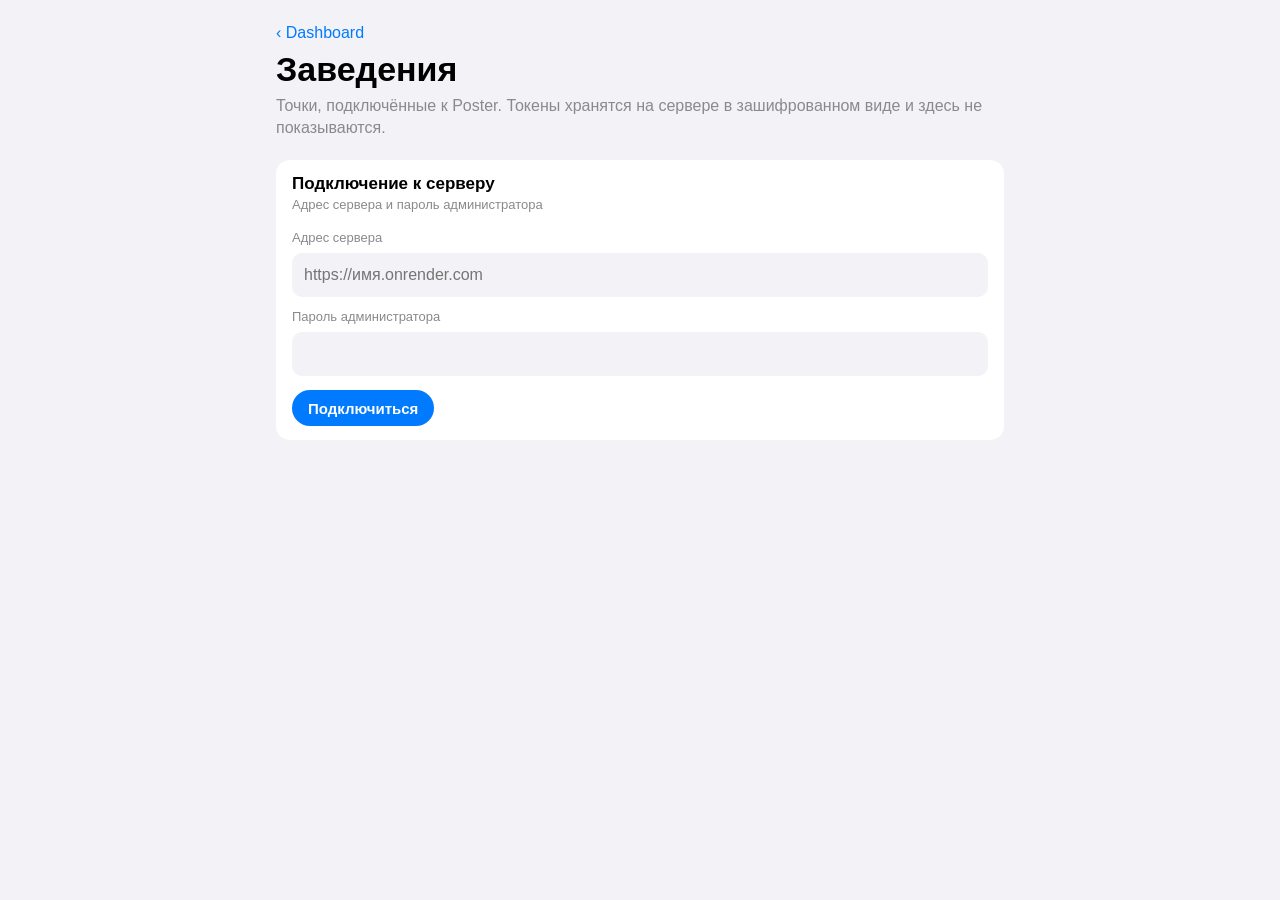
<file: settings.html>
<!DOCTYPE html>
<html lang="ru">
<head>
<meta charset="UTF-8">
<meta name="viewport" content="width=device-width, initial-scale=1, viewport-fit=cover">
<title>Заведения — Poster</title>
<style>
  :root {
    --bg: #F2F2F7; --card: #FFFFFF; --text: #000000; --muted: #8A8A8E;
    --sep: #E5E5EA; --fill: #F2F2F7; --accent: #007AFF; --accent-tint: rgba(0,122,255,.12);
    --ok: #1E8E3E; --err: #FF3B30;
    box-sizing: border-box;
    padding-top: env(safe-area-inset-top, 0px);
    padding-bottom: env(safe-area-inset-bottom, 0px);
  }
  @media (prefers-color-scheme: dark) {
    :root:not([data-theme="light"]) {
      --bg: #000000; --card: #1C1C1E; --text: #FFFFFF; --muted: #98989F;
      --sep: #38383A; --fill: #2C2C2E; --accent: #0A84FF; --accent-tint: rgba(10,132,255,.22);
      --ok: #30D158; --err: #FF453A;
    }
  }
  html { scroll-padding-top: env(safe-area-inset-top, 0px); }
  * { box-sizing: border-box; }
  body {
    margin: 0; background: var(--bg); color: var(--text);
    font-family: -apple-system, BlinkMacSystemFont, "SF Pro Text", "SF Pro Display", "Helvetica Neue", "Segoe UI", Roboto, sans-serif;
    -webkit-font-smoothing: antialiased; -webkit-text-size-adjust: 100%;
  }
  .wrap { max-width: 760px; margin: 0 auto; padding: 24px 16px 56px; }
  .back { color: var(--accent); text-decoration: none; font-size: 1rem; }
  h1 { font-size: 2.125rem; font-weight: 700; margin: 8px 0 6px; }
  .sub { color: var(--muted); font-size: 1rem; line-height: 1.35; margin: 0 0 22px; }
  .card { background: var(--card); border-radius: 14px; margin-top: 16px; overflow: hidden; }
  .card-head { display: flex; align-items: center; justify-content: space-between; gap: 12px; padding: 14px 16px; }
  .card-info { min-width: 0; }
  .file-name { font-size: 1.0625rem; font-weight: 600; word-break: break-word; }
  .meta { color: var(--muted); font-size: .8125rem; margin-top: 3px; word-break: break-word; }
  .meta.ok { color: var(--ok); } .meta.bad { color: var(--err); }
  .body { padding: 0 16px 14px; display: flex; flex-direction: column; gap: 8px; }
  .body label { font-size: .8125rem; color: var(--muted); margin-top: 4px; }
  .body input {
    width: 100%; font: inherit; font-size: 1rem; color: var(--text); background: var(--fill);
    border: 0; border-radius: 10px; padding: 10px 12px; min-height: 44px;
  }
  .body details { margin-top: 6px; } .body summary { color: var(--accent); font-size: .875rem; cursor: pointer; padding: 6px 0; }
  .actions { display: flex; flex-wrap: wrap; gap: 8px; padding: 0 16px 14px; }
  .body .actions { padding: 6px 0 0; }
  .btn {
    border: 0; border-radius: 999px; font: inherit; font-size: .9375rem; font-weight: 600;
    padding: 8px 16px; min-height: 36px; cursor: pointer; background: var(--accent); color: #fff;
    -webkit-tap-highlight-color: transparent;
  }
  .btn.sec { background: var(--accent-tint); color: var(--accent); }
  .btn.danger { background: transparent; color: var(--err); }
  .btn:active { opacity: .6; } .btn:disabled { opacity: .5; cursor: default; }
  .link { border: 0; background: transparent; color: var(--accent); font: inherit; font-size: .9rem; font-weight: 600; padding: 8px 4px; cursor: pointer; }
  .msg { color: var(--muted); font-size: .875rem; margin-top: 12px; }
  .err { color: var(--err); font-size: .875rem; margin-top: 12px; word-break: break-word; }
  .chips { display: flex; flex-wrap: wrap; gap: 6px; }
</style>
</head>
<body>
<main class="wrap">
  <a class="back" href="index.html">‹ Dashboard</a>
  <h1>Заведения</h1>
  <p class="sub">Точки, подключённые к Poster. Токены хранятся на сервере в зашифрованном виде и здесь не показываются.</p>
  <div id="app"></div>
</main>

<script>
(function () {
  'use strict';
  const API = '/api/v1', PW_KEY = 'poster_admin_pw', URL_KEY = 'poster_backend_url', TIMEOUT_MS = 90000;
  const app = document.getElementById('app');
  const esc = function (s) {
    return String(s).replace(/[&<>"']/g, function (m) {
      return { '&': '&amp;', '<': '&lt;', '>': '&gt;', '"': '&quot;', "'": '&#39;' }[m];
    });
  };
  function lsGet(k) { try { return localStorage.getItem(k) || ''; } catch (e) { return ''; } }
  function lsSet(k, v) { try { if (v) localStorage.setItem(k, v); else localStorage.removeItem(k); } catch (e) { /* ignore */ } }

  let pw = lsGet(PW_KEY), backend = lsGet(URL_KEY), venues = [];
  const st = { connected: false, busy: false, msg: '', err: '', edit: null, draft: null, storages: [], results: {},
               cUrl: backend, cPw: pw };

  async function api(method, path, body) {
    const ctrl = new AbortController();
    const timer = setTimeout(function () { ctrl.abort(); }, TIMEOUT_MS);
    let res;
    try {
      const headers = { 'X-Admin-Password': pw };
      if (body !== undefined) headers['Content-Type'] = 'application/json';
      res = await fetch(backend.replace(/\/+$/, '') + API + path, {
        method: method, headers: headers, signal: ctrl.signal,
        body: body !== undefined ? JSON.stringify(body) : undefined
      });
    } catch (e) {
      throw {
        code: 'NETWORK',
        message: e && e.name === 'AbortError'
          ? 'Сервер не ответил за 90 секунд. Повторите попытку.'
          : 'Нет связи с сервером. Проверьте адрес сервера и интернет (бесплатный сервер просыпается до минуты), ' +
            'а также что адрес сайта указан в ALLOWED_ORIGINS на сервере.'
      };
    } finally { clearTimeout(timer); }
    let data = null;
    try { data = await res.json(); } catch (e) { /* не JSON */ }
    if (!res.ok) {
      const err = (data && data.error) || { code: 'HTTP_' + res.status, message: 'Ошибка сервера (' + res.status + ')' };
      if (err.code === 'UNAUTHORIZED') { pw = ''; lsSet(PW_KEY, ''); }
      throw err;
    }
    return data;
  }

  function fail(e) {
    const code = e && e.code ? e.code : '';
    st.err = (e && e.message ? e.message : 'Неизвестная ошибка') + (code && code !== 'NETWORK' ? ' [' + code + ']' : '');
    if (code === 'UNAUTHORIZED') st.connected = false;
  }
  function dis(c) { return c ? ' disabled' : ''; }
  function note() {
    return (st.msg ? '<div class="msg">' + esc(st.msg) + '</div>' : '') + (st.err ? '<div class="err">' + esc(st.err) + '</div>' : '');
  }

  function venueCard(v) {
    const r = st.results[v.id];
    return '<section class="card"><div class="card-head"><div class="card-info"><div class="file-name">' + esc(v.name) + '</div>' +
      '<div class="meta">Склад №' + esc(v.storage_id) + ' · токен сохранён</div>' +
      (r ? '<div class="meta ' + (r.ok ? 'ok' : 'bad') + '">' + esc(r.text) + '</div>' : '') + '</div></div>' +
      '<div class="actions">' +
      '<button class="btn sec" data-act="test" data-id="' + esc(v.id) + '"' + dis(st.busy) + '>Проверить</button>' +
      '<button class="btn sec" data-act="edit" data-id="' + esc(v.id) + '"' + dis(st.busy) + '>Изменить</button>' +
      '<button class="btn danger" data-act="del" data-id="' + esc(v.id) + '"' + dis(st.busy) + '>Удалить</button>' +
      '</div></section>';
  }

  function formCard() {
    const d = st.draft, isNew = st.edit === 'new';
    const chips = st.storages.map(function (s) {
      return '<button class="btn sec" type="button" data-act="pick" data-sid="' + esc(s.id) + '">№' + esc(s.id) + ' ' + esc(s.name) + '</button>';
    }).join('');
    return '<section class="card"><div class="card-head"><div class="card-info"><div class="file-name">' +
      (isNew ? 'Новое заведение' : 'Изменить заведение') + '</div></div></div><div class="body">' +
      '<label for="fName">Название (попадёт в имя Excel-файла)</label>' +
      '<input id="fName" value="' + esc(d.name) + '" autocomplete="off"' + dis(st.busy) + '>' +
      '<label for="fToken">Токен Poster' + (isNew ? '' : ' (оставьте пустым, чтобы не менять)') + '</label>' +
      '<input id="fToken" type="password" value="' + esc(d.token) + '" autocomplete="off" autocapitalize="off"' + dis(st.busy) + '>' +
      '<label for="fSid">Номер склада (storage_id)</label>' +
      '<input id="fSid" value="' + esc(d.sid) + '" inputmode="numeric" autocomplete="off"' + dis(st.busy) + '>' +
      (isNew ? '<div class="meta">Номер склада можно найти после добавления: «Изменить» → «Найти склады».</div>'
             : '<div class="actions"><button class="btn sec" type="button" data-act="storages"' + dis(st.busy) + '>Найти склады</button></div>' +
               (chips ? '<div class="chips">' + chips + '</div>' : '')) +
      '<details' + (d.base ? ' open' : '') + '><summary>Дополнительно</summary>' +
      '<label for="fBase">Адрес API Poster (обычно не нужен)</label>' +
      '<input id="fBase" value="' + esc(d.base) + '" placeholder="https://аккаунт.joinposter.com/api" autocomplete="off"' + dis(st.busy) + '></details>' +
      '<div class="actions"><button class="btn" type="button" data-act="save"' + dis(st.busy) + '>Сохранить</button>' +
      '<button class="btn sec" type="button" data-act="cancel"' + dis(st.busy) + '>Отмена</button></div></div></section>';
  }

  function render() {
    let html;
    if (!st.connected) {
      html = '<section class="card"><div class="card-head"><div class="card-info"><div class="file-name">Подключение к серверу</div>' +
        '<div class="meta">Адрес сервера и пароль администратора</div></div></div><div class="body">' +
        '<label for="cUrl">Адрес сервера</label>' +
        '<input id="cUrl" value="' + esc(st.cUrl) + '" placeholder="https://имя.onrender.com" autocomplete="off" autocapitalize="off"' + dis(st.busy) + '>' +
        '<label for="cPw">Пароль администратора</label>' +
        '<input id="cPw" type="password" value="' + esc(st.cPw) + '" autocomplete="current-password" autocapitalize="off"' + dis(st.busy) + '>' +
        '<div class="actions"><button class="btn" data-act="connect"' + dis(st.busy) + '>Подключиться</button></div>' + note() + '</div></section>';
    } else {
      html = '<div class="card"><div class="card-head"><div class="card-info"><div class="meta">Сервер: ' + esc(backend.replace(/^https?:\/\//, '')) +
        '</div></div><button class="link" data-act="logout">Выйти</button></div></div>' +
        (venues.length ? venues.map(venueCard).join('') : '<div class="msg">Заведения ещё не добавлены.</div>') +
        (st.edit ? formCard() : '<div class="actions" style="padding:16px 0 0"><button class="btn" data-act="new"' + dis(st.busy) + '>Добавить заведение</button></div>') +
        note();
    }
    app.innerHTML = html;
  }

  async function connect() {
    const url = st.cUrl.trim().replace(/\/+$/, '');
    pw = st.cPw.trim();
    if (!/^https:\/\//i.test(url)) { st.err = 'Адрес сервера должен начинаться с https://'; st.msg = ''; render(); return; }
    if (!pw) { st.err = 'Введите пароль администратора'; st.msg = ''; render(); return; }
    backend = url;
    st.busy = true; st.msg = 'Подключаюсь к серверу…'; st.err = ''; render();
    try {
      venues = await api('GET', '/venues');
      lsSet(URL_KEY, backend); lsSet(PW_KEY, pw);
      st.connected = true; st.msg = '';
    } catch (e) { fail(e); st.msg = ''; }
    st.busy = false; render();
  }

  async function run(fn) {
    st.busy = true; st.err = ''; render();
    try { await fn(); } catch (e) { fail(e); }
    st.busy = false; render();
  }

  function venueById(id) { return venues.filter(function (v) { return String(v.id) === String(id); })[0]; }

  async function save() {
    const d = st.draft, name = d.name.trim(), sid = String(d.sid).trim(), token = d.token.trim(), base = d.base.trim();
    if (!name || !sid) { st.err = 'Укажите название и номер склада'; st.msg = ''; render(); return; }
    if (st.edit === 'new' && !token) { st.err = 'Укажите токен Poster'; st.msg = ''; render(); return; }
    await run(async function () {
      if (st.edit === 'new') {
        const body = { name: name, token: token, storage_id: sid };
        if (base) body.api_base = base;
        await api('POST', '/venues', body);
        st.msg = 'Заведение добавлено. Нажмите «Проверить», чтобы убедиться, что подключение работает.';
      } else {
        const body = { name: name, storage_id: sid, api_base: base };
        if (token) body.token = token;
        await api('PUT', '/venues/' + st.edit, body);
        st.msg = 'Изменения сохранены.';
        delete st.results[st.edit];
      }
      venues = await api('GET', '/venues');
      st.edit = null; st.draft = null; st.storages = [];
    });
  }

  app.addEventListener('input', function (e) {
    const id = e.target.id, v = e.target.value;
    if (id === 'cUrl') st.cUrl = v; else if (id === 'cPw') st.cPw = v;
    else if (st.draft) {
      if (id === 'fName') st.draft.name = v; else if (id === 'fToken') st.draft.token = v;
      else if (id === 'fSid') st.draft.sid = v; else if (id === 'fBase') st.draft.base = v;
    }
  });
  app.addEventListener('keydown', function (e) {
    if (e.key === 'Enter' && !st.connected && (e.target.id === 'cUrl' || e.target.id === 'cPw')) connect();
  });

  app.addEventListener('click', function (e) {
    const b = e.target.closest('[data-act]');
    if (!b || st.busy) return;
    const act = b.dataset.act, id = b.dataset.id;
    st.msg = ''; st.err = '';
    if (act === 'connect') { connect(); }
    else if (act === 'logout') {
      pw = ''; lsSet(PW_KEY, ''); st.connected = false; st.cPw = ''; venues = []; st.edit = null; st.draft = null; render();
    }
    else if (act === 'new') { st.edit = 'new'; st.draft = { name: '', token: '', sid: '', base: '' }; st.storages = []; render(); }
    else if (act === 'edit') {
      const v = venueById(id); if (!v) return;
      st.edit = String(v.id); st.draft = { name: v.name, token: '', sid: v.storage_id, base: v.api_base || '' }; st.storages = []; render();
    }
    else if (act === 'cancel') { st.edit = null; st.draft = null; st.storages = []; render(); }
    else if (act === 'save') { save(); }
    else if (act === 'pick') { st.draft.sid = b.dataset.sid; render(); }
    else if (act === 'storages') {
      run(async function () {
        const data = await api('GET', '/venues/' + st.edit + '/storages');
        const list = (data && Array.isArray(data.response)) ? data.response : [];
        st.storages = list.filter(function (s) { return String(s.delete) !== '1'; })
          .map(function (s) { return { id: String(s.storage_id), name: s.storage_name || '' }; });
        if (!st.storages.length) st.msg = 'Склады не найдены.';
      });
    }
    else if (act === 'test') {
      run(async function () {
        try {
          const r = await api('POST', '/venues/' + id + '/test');
          st.results[id] = { ok: true, text: 'Подключение работает. Проведённых инвентаризаций: ' + r.posted + ' (всего ' + r.inventories_total + ').' };
        } catch (err) {
          if (err && err.code === 'UNAUTHORIZED') throw err;
          st.results[id] = { ok: false, text: ((err && err.message) || 'Ошибка') + (err && err.code && err.code !== 'NETWORK' ? ' [' + err.code + ']' : '') };
        }
      });
    }
    else if (act === 'del') {
      const v = venueById(id); if (!v) return;
      if (!window.confirm('Удалить заведение «' + v.name + '»? Токен будет удалён с сервера.')) return;
      run(async function () {
        await api('DELETE', '/venues/' + id);
        venues = await api('GET', '/venues');
        delete st.results[id];
        st.msg = 'Заведение удалено.';
      });
    }
  });

  render();
  if (backend && pw) connect();
})();
</script>
</body>
</html>
</file>
